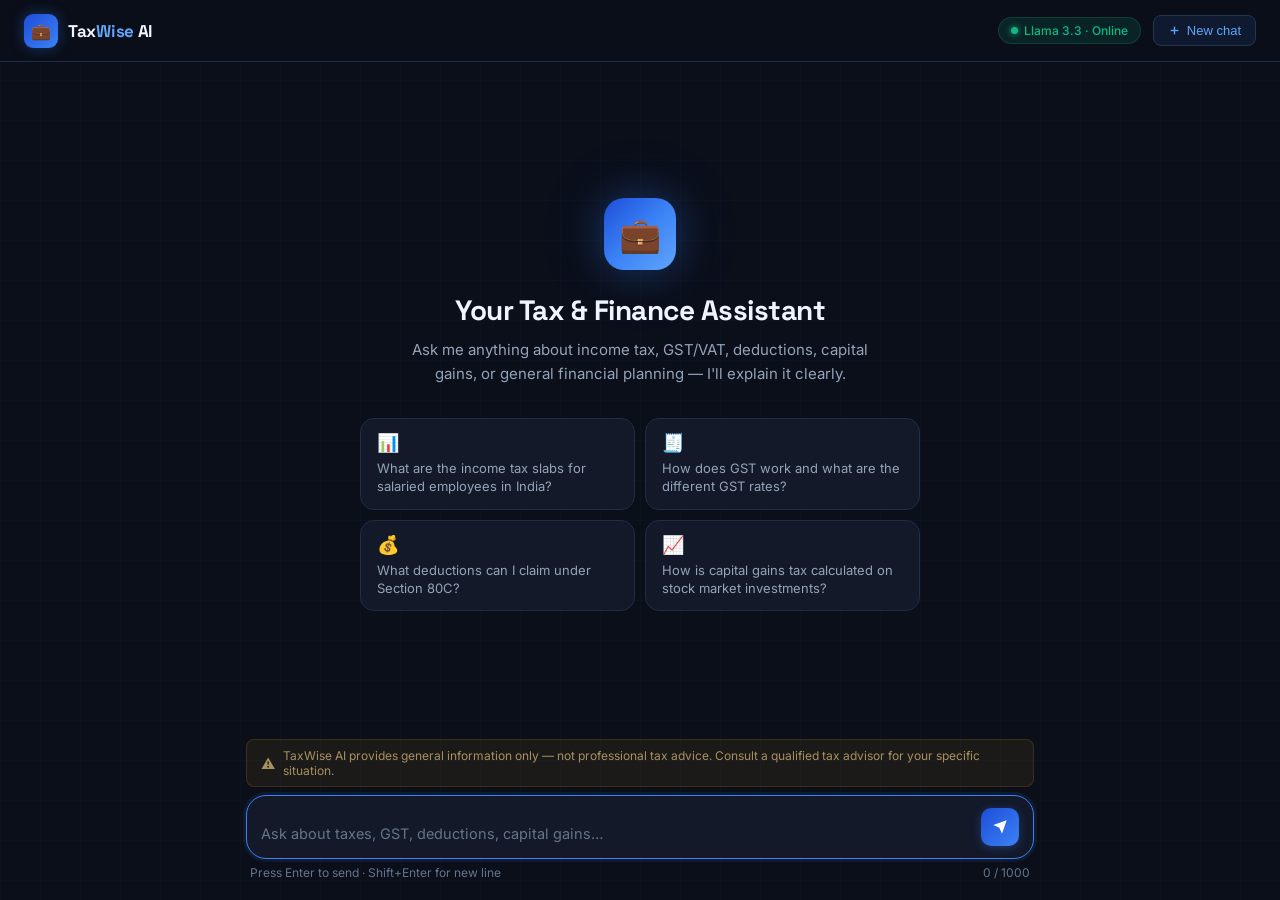
<file: taxbot/frontend/index.html>
<!DOCTYPE html>
<html lang="en">
<head>
<meta charset="UTF-8"/>
<meta name="viewport" content="width=device-width, initial-scale=1.0"/>
<title>TaxWise AI — Tax & Finance Assistant</title>
<link rel="preconnect" href="https://fonts.googleapis.com"/>
<link href="https://fonts.googleapis.com/css2?family=Inter:wght@300;400;500;600;700&family=Space+Grotesk:wght@400;500;600;700&display=swap" rel="stylesheet"/>
<style>
  /* ── Reset & base ─────────────────────────────────────────────────────── */
  *, *::before, *::after { box-sizing: border-box; margin: 0; padding: 0; }
  html { font-size: 16px; -webkit-font-smoothing: antialiased; }

  :root {
    --bg:          #0b0f1a;
    --surface:     #131929;
    --surface-2:   #1a2236;
    --border:      #1f2e47;
    --border-2:    #263550;
    --accent:      #3b82f6;
    --accent-2:    #60a5fa;
    --accent-glow: rgba(59,130,246,0.18);
    --accent-soft: rgba(59,130,246,0.10);
    --green:       #10b981;
    --green-soft:  rgba(16,185,129,0.12);
    --text-1:      #f0f4ff;
    --text-2:      #94a3b8;
    --text-3:      #64748b;
    --user-bubble: #1e3a5f;
    --ai-bubble:   #131929;
    --radius-sm:   8px;
    --radius:      14px;
    --radius-lg:   20px;
    --shadow:      0 4px 24px rgba(0,0,0,0.4);
  }

  body {
    background: var(--bg);
    color: var(--text-1);
    font-family: 'Inter', sans-serif;
    min-height: 100vh;
    display: flex;
    flex-direction: column;
    overflow: hidden;
  }

  /* ── Ambient background grid ──────────────────────────────────────────── */
  body::before {
    content: '';
    position: fixed; inset: 0;
    background-image:
      linear-gradient(rgba(59,130,246,0.03) 1px, transparent 1px),
      linear-gradient(90deg, rgba(59,130,246,0.03) 1px, transparent 1px);
    background-size: 40px 40px;
    pointer-events: none;
    z-index: 0;
  }

  /* ── Top navbar ───────────────────────────────────────────────────────── */
  header {
    position: relative; z-index: 10;
    display: flex; align-items: center; justify-content: space-between;
    padding: 0 24px;
    height: 62px;
    background: rgba(11,15,26,0.95);
    border-bottom: 1px solid var(--border);
    backdrop-filter: blur(12px);
    flex-shrink: 0;
  }

  .logo {
    display: flex; align-items: center; gap: 10px;
  }
  .logo-icon {
    width: 34px; height: 34px; border-radius: 9px;
    background: linear-gradient(135deg, #1d4ed8, #3b82f6);
    display: flex; align-items: center; justify-content: center;
    font-size: 16px; box-shadow: 0 0 14px rgba(59,130,246,0.35);
  }
  .logo-text {
    font-family: 'Space Grotesk', sans-serif;
    font-size: 17px; font-weight: 700; color: var(--text-1); letter-spacing: -0.3px;
  }
  .logo-text span { color: var(--accent-2); }

  .header-right {
    display: flex; align-items: center; gap: 12px;
  }
  .status-pill {
    display: flex; align-items: center; gap: 6px;
    padding: 5px 12px; border-radius: 20px;
    background: var(--green-soft);
    border: 1px solid rgba(16,185,129,0.2);
    font-size: 12px; color: var(--green); font-weight: 500;
  }
  .status-dot {
    width: 7px; height: 7px; border-radius: 50%;
    background: var(--green);
    box-shadow: 0 0 6px var(--green);
    animation: pulse-dot 2.4s ease-in-out infinite;
  }
  @keyframes pulse-dot {
    0%,100% { opacity:1; transform:scale(1); }
    50%      { opacity:0.6; transform:scale(0.8); }
  }

  .new-chat-btn {
    display: flex; align-items: center; gap: 6px;
    padding: 7px 14px; border-radius: var(--radius-sm);
    background: var(--accent-soft); border: 1px solid var(--border-2);
    color: var(--accent-2); font-size: 13px; font-weight: 500;
    cursor: pointer; transition: all 0.18s ease;
  }
  .new-chat-btn:hover { background: var(--accent-glow); border-color: var(--accent); }

  /* ── Main layout ──────────────────────────────────────────────────────── */
  main {
    flex: 1;
    display: flex;
    flex-direction: column;
    overflow: hidden;
    position: relative; z-index: 1;
    max-width: 820px;
    width: 100%;
    margin: 0 auto;
    padding: 0 16px;
  }

  /* ── Chat area ────────────────────────────────────────────────────────── */
  #chat-area {
    flex: 1;
    overflow-y: auto;
    padding: 28px 0 16px;
    display: flex;
    flex-direction: column;
    gap: 6px;
    scroll-behavior: smooth;
  }
  #chat-area::-webkit-scrollbar { width: 4px; }
  #chat-area::-webkit-scrollbar-track { background: transparent; }
  #chat-area::-webkit-scrollbar-thumb { background: var(--border-2); border-radius: 2px; }

  /* ── Welcome screen ───────────────────────────────────────────────────── */
  .welcome {
    display: flex; flex-direction: column; align-items: center;
    justify-content: center; flex: 1; padding: 48px 16px 32px;
    text-align: center; gap: 0;
  }
  .welcome-orb {
    width: 72px; height: 72px; border-radius: 20px;
    background: linear-gradient(135deg, #1d4ed8 0%, #3b82f6 50%, #60a5fa 100%);
    display: flex; align-items: center; justify-content: center;
    font-size: 34px; margin-bottom: 22px;
    box-shadow: 0 0 40px rgba(59,130,246,0.3), 0 0 80px rgba(59,130,246,0.1);
    animation: float 4s ease-in-out infinite;
  }
  @keyframes float {
    0%,100% { transform: translateY(0); }
    50%      { transform: translateY(-6px); }
  }
  .welcome h1 {
    font-family: 'Space Grotesk', sans-serif;
    font-size: 28px; font-weight: 700; color: var(--text-1);
    letter-spacing: -0.5px; margin-bottom: 10px;
  }
  .welcome p {
    font-size: 15px; color: var(--text-2); line-height: 1.6;
    max-width: 480px; margin-bottom: 32px;
  }

  /* ── Suggestion chips ─────────────────────────────────────────────────── */
  .chips-grid {
    display: grid;
    grid-template-columns: 1fr 1fr;
    gap: 10px; width: 100%; max-width: 560px;
  }
  .chip {
    background: var(--surface);
    border: 1px solid var(--border);
    border-radius: var(--radius);
    padding: 13px 16px;
    cursor: pointer;
    transition: all 0.18s ease;
    text-align: left;
  }
  .chip:hover {
    background: var(--surface-2);
    border-color: var(--accent);
    transform: translateY(-1px);
    box-shadow: 0 4px 14px rgba(59,130,246,0.12);
  }
  .chip-icon { font-size: 18px; margin-bottom: 6px; }
  .chip-text { font-size: 13px; color: var(--text-2); line-height: 1.4; }

  /* ── Message bubbles ──────────────────────────────────────────────────── */
  .msg-row {
    display: flex; gap: 10px; align-items: flex-end;
    animation: fade-up 0.22s ease forwards;
  }
  @keyframes fade-up {
    from { opacity:0; transform:translateY(8px); }
    to   { opacity:1; transform:translateY(0); }
  }
  .msg-row.user { flex-direction: row-reverse; }

  .avatar {
    width: 32px; height: 32px; border-radius: 10px;
    display: flex; align-items: center; justify-content: center;
    font-size: 15px; flex-shrink: 0;
  }
  .avatar.ai {
    background: linear-gradient(135deg, #1d4ed8, #3b82f6);
    box-shadow: 0 0 10px rgba(59,130,246,0.25);
  }
  .avatar.user { background: var(--surface-2); border: 1px solid var(--border-2); }

  .bubble {
    max-width: 72%; padding: 13px 16px;
    border-radius: var(--radius-lg);
    font-size: 14.5px; line-height: 1.7; position: relative;
  }
  .msg-row.ai .bubble {
    background: var(--ai-bubble);
    border: 1px solid var(--border);
    border-bottom-left-radius: 4px;
    color: var(--text-1);
  }
  .msg-row.user .bubble {
    background: var(--user-bubble);
    border: 1px solid rgba(59,130,246,0.3);
    border-bottom-right-radius: 4px;
    color: var(--text-1);
  }

  /* Markdown-like formatting in AI responses */
  .bubble strong { color: var(--text-1); font-weight: 600; }
  .bubble ul, .bubble ol { padding-left: 18px; margin: 6px 0; }
  .bubble li { margin: 3px 0; color: var(--text-2); }
  .bubble p { margin: 4px 0; }
  .bubble code {
    background: var(--surface-2); border: 1px solid var(--border);
    border-radius: 4px; padding: 1px 6px;
    font-family: 'Courier New', monospace; font-size: 13px;
    color: var(--accent-2);
  }

  .msg-time {
    font-size: 11px; color: var(--text-3); margin-top: 4px;
    padding: 0 4px;
  }
  .msg-row.user .msg-time { text-align: right; }

  /* ── Typing indicator ─────────────────────────────────────────────────── */
  .typing-indicator { display: flex; gap: 5px; align-items: center; padding: 4px 0; }
  .typing-indicator span {
    width: 7px; height: 7px; border-radius: 50%;
    background: var(--accent); display: block;
    animation: bounce 1.2s ease-in-out infinite;
  }
  .typing-indicator span:nth-child(2) { animation-delay: 0.18s; }
  .typing-indicator span:nth-child(3) { animation-delay: 0.36s; }
  @keyframes bounce {
    0%,80%,100% { transform:translateY(0); opacity:0.5; }
    40%          { transform:translateY(-6px); opacity:1; }
  }

  /* ── Disclaimer banner ────────────────────────────────────────────────── */
  .disclaimer {
    display: flex; align-items: center; gap: 8px;
    padding: 8px 14px; margin: 8px 0;
    background: rgba(234,179,8,0.07);
    border: 1px solid rgba(234,179,8,0.15);
    border-radius: var(--radius-sm);
    font-size: 12px; color: #a89060;
  }
  .disclaimer span:first-child { font-size: 14px; flex-shrink: 0; }

  /* ── Input area ───────────────────────────────────────────────────────── */
  .input-wrapper {
    padding: 12px 0 20px;
    flex-shrink: 0;
  }
  .input-box {
    display: flex; align-items: flex-end; gap: 10px;
    background: var(--surface);
    border: 1px solid var(--border-2);
    border-radius: var(--radius-lg);
    padding: 12px 14px;
    transition: border-color 0.18s ease, box-shadow 0.18s ease;
  }
  .input-box:focus-within {
    border-color: var(--accent);
    box-shadow: 0 0 0 3px var(--accent-soft);
  }

  #user-input {
    flex: 1; background: none; border: none; outline: none;
    font-family: 'Inter', sans-serif;
    font-size: 14.5px; color: var(--text-1);
    resize: none; max-height: 140px; min-height: 24px;
    line-height: 1.6;
  }
  #user-input::placeholder { color: var(--text-3); }

  #send-btn {
    width: 38px; height: 38px; border-radius: 10px; flex-shrink: 0;
    background: linear-gradient(135deg, #1d4ed8, #3b82f6);
    border: none; cursor: pointer;
    display: flex; align-items: center; justify-content: center;
    transition: all 0.18s ease; box-shadow: 0 2px 10px rgba(59,130,246,0.3);
  }
  #send-btn:hover:not(:disabled) { transform: scale(1.06); box-shadow: 0 4px 16px rgba(59,130,246,0.45); }
  #send-btn:disabled { opacity: 0.45; cursor: not-allowed; transform: none; }
  #send-btn svg { width: 16px; height: 16px; fill: #fff; }

  .input-meta {
    display: flex; justify-content: space-between; align-items: center;
    padding: 6px 4px 0;
  }
  .input-hint { font-size: 12px; color: var(--text-3); }
  #char-count { font-size: 12px; color: var(--text-3); }

  /* ── Error toast ──────────────────────────────────────────────────────── */
  .toast {
    position: fixed; bottom: 90px; left: 50%; transform: translateX(-50%);
    background: #7f1d1d; border: 1px solid #b91c1c;
    color: #fca5a5; font-size: 13px; padding: 10px 18px;
    border-radius: 30px; z-index: 999;
    animation: fade-up 0.2s ease;
    pointer-events: none;
  }

  /* ── Responsive ───────────────────────────────────────────────────────── */
  @media (max-width: 600px) {
    .chips-grid { grid-template-columns: 1fr; }
    .bubble { max-width: 88%; }
    header { padding: 0 14px; }
    .logo-text { font-size: 15px; }
    .status-pill { display: none; }
  }
</style>
</head>
<body>

<!-- ── HEADER ──────────────────────────────────────────────────────────────── -->
<header>
  <div class="logo">
    <div class="logo-icon">💼</div>
    <div class="logo-text">Tax<span>Wise</span> AI</div>
  </div>
  <div class="header-right">
    <div class="status-pill">
      <div class="status-dot"></div>
      Llama 3.3 · Online
    </div>
    <button class="new-chat-btn" onclick="newChat()">
      <svg width="13" height="13" viewBox="0 0 24 24" fill="none" stroke="currentColor" stroke-width="2.5"><line x1="12" y1="5" x2="12" y2="19"/><line x1="5" y1="12" x2="19" y2="12"/></svg>
      New chat
    </button>
  </div>
</header>

<!-- ── MAIN ────────────────────────────────────────────────────────────────── -->
<main>
  <div id="chat-area">
    <!-- Welcome screen rendered by JS -->
  </div>

  <!-- ── INPUT ─────────────────────────────────────────────────────────────── -->
  <div class="input-wrapper">
    <div class="disclaimer">
      <span>⚠️</span>
      TaxWise AI provides general information only — not professional tax advice. Consult a qualified tax advisor for your specific situation.
    </div>
    <div class="input-box">
      <textarea id="user-input" rows="1" placeholder="Ask about taxes, GST, deductions, capital gains…" maxlength="1000"></textarea>
      <button id="send-btn" onclick="sendMessage()" title="Send">
        <svg viewBox="0 0 24 24"><path d="M22 2L11 13M22 2L15 22l-4-9-9-4 20-7z"/></svg>
      </button>
    </div>
    <div class="input-meta">
      <span class="input-hint">Press Enter to send · Shift+Enter for new line</span>
      <span id="char-count">0 / 1000</span>
    </div>
  </div>
</main>

<script>
  // ── CONFIG ─────────────────────────────────────────────────────────────────
  // Replace this with your Render backend URL after deployment
  const BACKEND_URL = "https://tax-chatbot-a46m.onrender.com";

  // ── State ──────────────────────────────────────────────────────────────────
  let messages = [];
  let isLoading = false;

  const chatArea   = document.getElementById("chat-area");
  const inputEl    = document.getElementById("user-input");
  const sendBtn    = document.getElementById("send-btn");
  const charCount  = document.getElementById("char-count");

  // ── Render welcome ─────────────────────────────────────────────────────────
  function showWelcome() {
    chatArea.innerHTML = `
      <div class="welcome" id="welcome-screen">
        <div class="welcome-orb">💼</div>
        <h1>Your Tax & Finance Assistant</h1>
        <p>Ask me anything about income tax, GST/VAT, deductions, capital gains, or general financial planning — I'll explain it clearly.</p>
        <div class="chips-grid">
          <div class="chip" onclick="chipClick(this)">
            <div class="chip-icon">📊</div>
            <div class="chip-text">What are the income tax slabs for salaried employees in India?</div>
          </div>
          <div class="chip" onclick="chipClick(this)">
            <div class="chip-icon">🧾</div>
            <div class="chip-text">How does GST work and what are the different GST rates?</div>
          </div>
          <div class="chip" onclick="chipClick(this)">
            <div class="chip-icon">💰</div>
            <div class="chip-text">What deductions can I claim under Section 80C?</div>
          </div>
          <div class="chip" onclick="chipClick(this)">
            <div class="chip-icon">📈</div>
            <div class="chip-text">How is capital gains tax calculated on stock market investments?</div>
          </div>
        </div>
      </div>`;
  }

  // ── Suggestion chip clicked ────────────────────────────────────────────────
  function chipClick(el) {
    inputEl.value = el.querySelector('.chip-text').textContent;
    charCount.textContent = `${inputEl.value.length} / 1000`;
    sendMessage();
  }

  // ── New chat ───────────────────────────────────────────────────────────────
  function newChat() {
    messages = [];
    showWelcome();
    inputEl.value = "";
    charCount.textContent = "0 / 1000";
  }

  // ── Auto-grow textarea ─────────────────────────────────────────────────────
  inputEl.addEventListener("input", () => {
    inputEl.style.height = "auto";
    inputEl.style.height = Math.min(inputEl.scrollHeight, 140) + "px";
    charCount.textContent = `${inputEl.value.length} / 1000`;
  });

  // ── Enter key handler ──────────────────────────────────────────────────────
  inputEl.addEventListener("keydown", e => {
    if (e.key === "Enter" && !e.shiftKey) { e.preventDefault(); sendMessage(); }
  });

  // ── Format AI text (basic markdown) ───────────────────────────────────────
  function formatText(text) {
    return text
      .replace(/&/g, "&amp;").replace(/</g, "&lt;").replace(/>/g, "&gt;")
      .replace(/\*\*(.*?)\*\*/g, "<strong>$1</strong>")
      .replace(/`([^`]+)`/g, "<code>$1</code>")
      .replace(/^### (.+)$/gm, "<strong>$1</strong>")
      .replace(/^## (.+)$/gm,  "<strong>$1</strong>")
      .replace(/^# (.+)$/gm,   "<strong>$1</strong>")
      .replace(/^\* (.+)$/gm,  "<li>$1</li>")
      .replace(/^- (.+)$/gm,   "<li>$1</li>")
      .replace(/^(\d+)\. (.+)$/gm, "<li>$2</li>")
      .replace(/(<li>.*<\/li>(\n|$))+/g, m => `<ul>${m}</ul>`)
      .replace(/\n{2,}/g, "</p><p>")
      .replace(/\n/g, "<br/>")
      .replace(/^(.+)$/, "<p>$1</p>");
  }

  // ── Get time string ────────────────────────────────────────────────────────
  function timeNow() {
    return new Date().toLocaleTimeString([], { hour: "2-digit", minute: "2-digit" });
  }

  // ── Append message bubble ──────────────────────────────────────────────────
  function appendMessage(role, content, isTyping = false) {
    const row = document.createElement("div");
    row.className = `msg-row ${role}`;
    if (isTyping) row.id = "typing-row";

    const avatarHTML = role === "ai"
      ? `<div class="avatar ai">🤖</div>`
      : `<div class="avatar user">👤</div>`;

    const bubbleContent = isTyping
      ? `<div class="typing-indicator"><span></span><span></span><span></span></div>`
      : formatText(content);

    row.innerHTML = `
      ${avatarHTML}
      <div>
        <div class="bubble">${bubbleContent}</div>
        ${!isTyping ? `<div class="msg-time">${timeNow()}</div>` : ""}
      </div>`;

    chatArea.appendChild(row);
    chatArea.scrollTop = chatArea.scrollHeight;
    return row;
  }

  // ── Remove typing indicator ────────────────────────────────────────────────
  function removeTyping() {
    const t = document.getElementById("typing-row");
    if (t) t.remove();
  }

  // ── Show error toast ───────────────────────────────────────────────────────
  function showToast(msg) {
    const t = document.createElement("div");
    t.className = "toast"; t.textContent = msg;
    document.body.appendChild(t);
    setTimeout(() => t.remove(), 3500);
  }

  // ── Main send ──────────────────────────────────────────────────────────────
  async function sendMessage() {
    const text = inputEl.value.trim();
    if (!text || isLoading) return;

    // Remove welcome screen on first message
    const welcome = document.getElementById("welcome-screen");
    if (welcome) welcome.remove();

    // Add to state
    messages.push({ role: "user", content: text });

    // Render user bubble
    appendMessage("user", text);

    // Clear input
    inputEl.value = "";
    inputEl.style.height = "auto";
    charCount.textContent = "0 / 1000";

    // Show typing
    isLoading = true;
    sendBtn.disabled = true;
    appendMessage("ai", "", true);

    try {
      const res = await fetch(`${BACKEND_URL}/chat`, {
        method: "POST",
        headers: { "Content-Type": "application/json" },
        body: JSON.stringify({ messages })
      });

      if (!res.ok) throw new Error(`Server error ${res.status}`);

      const data = await res.json();
      const reply = data.reply;

      // Update state
      messages.push({ role: "assistant", content: reply });

      // Replace typing with answer
      removeTyping();
      appendMessage("ai", reply);

    } catch (err) {
      removeTyping();
      showToast("⚠️ Could not reach TaxWise AI — check your connection.");
      messages.pop(); // remove failed user message from state
    } finally {
      isLoading = false;
      sendBtn.disabled = false;
      inputEl.focus();
    }
  }

  // ── Init ───────────────────────────────────────────────────────────────────
  showWelcome();
  inputEl.focus();
</script>
</body>
</html>
</file>
